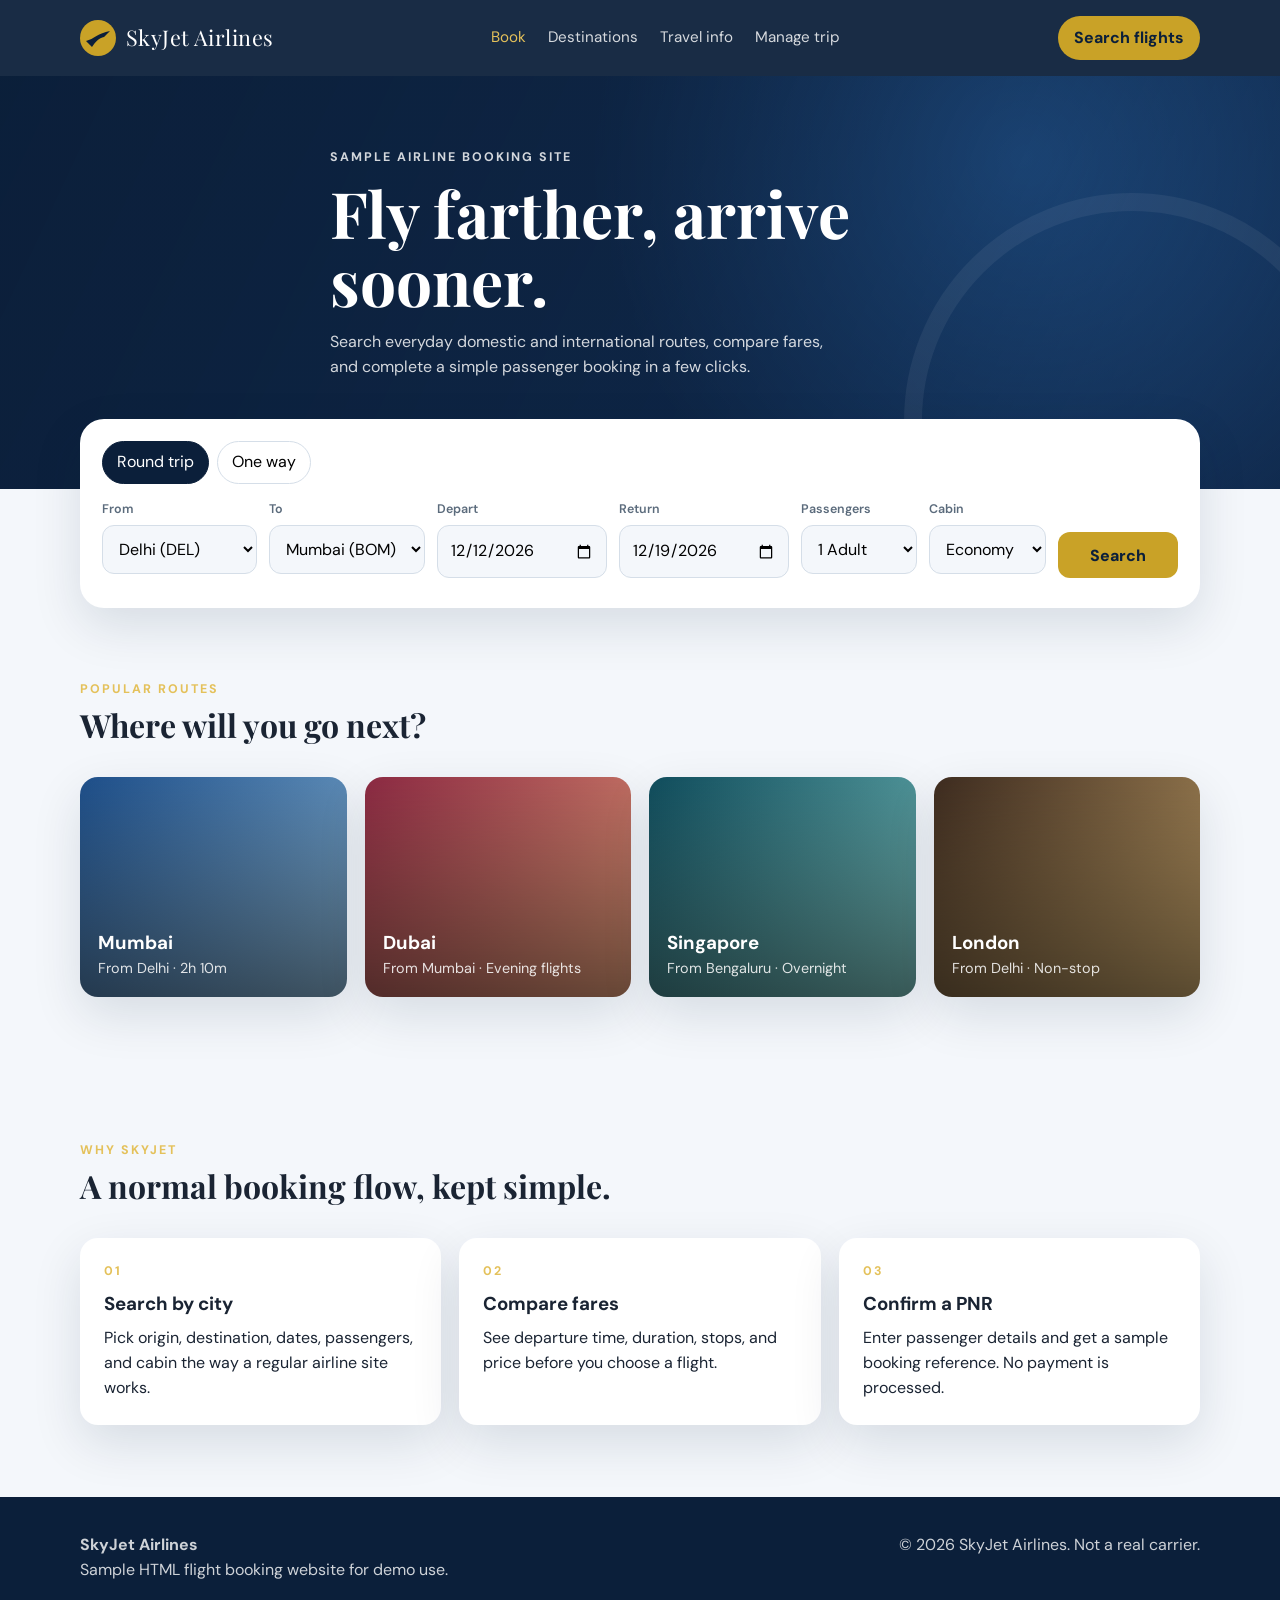
<file: index.html>
<!DOCTYPE html>
<html lang="en">
<head>
  <meta charset="UTF-8">
  <meta name="viewport" content="width=device-width, initial-scale=1.0">
  <title>SkyJet Airlines | Book Flights</title>
  <script src="https://assets.adobedtm.com/a539bf324e10/fddb0c00918c/launch-22316505d5bb.min.js" async></script>
  <link rel="preconnect" href="https://fonts.googleapis.com">
  <link rel="preconnect" href="https://fonts.gstatic.com" crossorigin>
  <link href="https://fonts.googleapis.com/css2?family=DM+Sans:wght@400;600;800&family=Playfair+Display:wght@600;700&display=swap" rel="stylesheet">
  <link rel="stylesheet" href="css/style.css">
</head>
<body data-page="home">
  <header class="site-header">
    <div class="container header-inner">
      <a class="logo" href="index.html">
        <svg class="logo-mark" viewBox="0 0 36 36" fill="none" aria-hidden="true">
          <circle cx="18" cy="18" r="18" fill="#c9a227"/>
          <path d="M6 21c8-2 12-8 24-10l-6 6c-5 1-9 5-12 10l-6-6z" fill="#0b1f3a"/>
        </svg>
        SkyJet Airlines
      </a>
      <nav class="nav">
        <a class="active" href="index.html">Book</a>
        <a href="#destinations">Destinations</a>
        <a href="#perks">Travel info</a>
        <a href="flights.html">Manage trip</a>
      </nav>
      <a class="header-cta" href="#search">Search flights</a>
    </div>
  </header>

  <section class="hero">
    <div class="container hero-copy">
      <p class="eyebrow">Sample airline booking site</p>
      <h1>Fly farther, arrive sooner.</h1>
      <p>Search everyday domestic and international routes, compare fares, and complete a simple passenger booking in a few clicks.</p>
    </div>
  </section>

  <div class="container">
    <form class="search-card" id="searchForm">
      <div class="trip-toggle">
        <button type="button" class="chip active" data-trip="round">Round trip</button>
        <button type="button" class="chip" data-trip="oneway">One way</button>
      </div>
      <div class="search-grid">
        <div class="field">
          <label for="fromAirport">From</label>
          <select id="fromAirport" data-airports required></select>
        </div>
        <div class="field">
          <label for="toAirport">To</label>
          <select id="toAirport" data-airports required></select>
        </div>
        <div class="field">
          <label for="departDate">Depart</label>
          <input id="departDate" type="date" required>
        </div>
        <div class="field" id="returnField">
          <label for="returnDate">Return</label>
          <input id="returnDate" type="date">
        </div>
        <div class="field">
          <label for="passengers">Passengers</label>
          <select id="passengers">
            <option value="1">1 Adult</option>
            <option value="2">2 Adults</option>
            <option value="3">3 Adults</option>
            <option value="4">4 Adults</option>
          </select>
        </div>
        <div class="field">
          <label for="cabin">Cabin</label>
          <select id="cabin">
            <option>Economy</option>
            <option>Business</option>
          </select>
        </div>
        <button class="search-btn" type="submit">Search</button>
      </div>
      <p class="notice" id="searchNotice"></p>
    </form>
  </div>

  <section class="section" id="destinations">
    <div class="container">
      <div class="section-head">
        <div>
          <p class="eyebrow">Popular routes</p>
          <h2 class="section-title">Where will you go next?</h2>
        </div>
      </div>
      <div class="destinations">
        <article class="destination-card d1" data-route="DEL-BOM">
          <h3>Mumbai</h3>
          <span>From Delhi · 2h 10m</span>
        </article>
        <article class="destination-card d2" data-route="BOM-DXB">
          <h3>Dubai</h3>
          <span>From Mumbai · Evening flights</span>
        </article>
        <article class="destination-card d3" data-route="BLR-SIN">
          <h3>Singapore</h3>
          <span>From Bengaluru · Overnight</span>
        </article>
        <article class="destination-card d4" data-route="DEL-LHR">
          <h3>London</h3>
          <span>From Delhi · Non-stop</span>
        </article>
      </div>
    </div>
  </section>

  <section class="section" id="perks">
    <div class="container">
      <div class="section-head">
        <div>
          <p class="eyebrow">Why SkyJet</p>
          <h2 class="section-title">A normal booking flow, kept simple.</h2>
        </div>
      </div>
      <div class="perks">
        <article class="perk">
          <p class="eyebrow">01</p>
          <h3>Search by city</h3>
          <p>Pick origin, destination, dates, passengers, and cabin the way a regular airline site works.</p>
        </article>
        <article class="perk">
          <p class="eyebrow">02</p>
          <h3>Compare fares</h3>
          <p>See departure time, duration, stops, and price before you choose a flight.</p>
        </article>
        <article class="perk">
          <p class="eyebrow">03</p>
          <h3>Confirm a PNR</h3>
          <p>Enter passenger details and get a sample booking reference. No payment is processed.</p>
        </article>
      </div>
    </div>
  </section>

  <footer class="site-footer">
    <div class="container footer-inner">
      <div>
        <strong>SkyJet Airlines</strong>
        <p>Sample HTML flight booking website for demo use.</p>
      </div>
      <p>© 2026 SkyJet Airlines. Not a real carrier.</p>
    </div>
  </footer>
  <script src="js/app.js"></script>
</body>
</html>
</file>
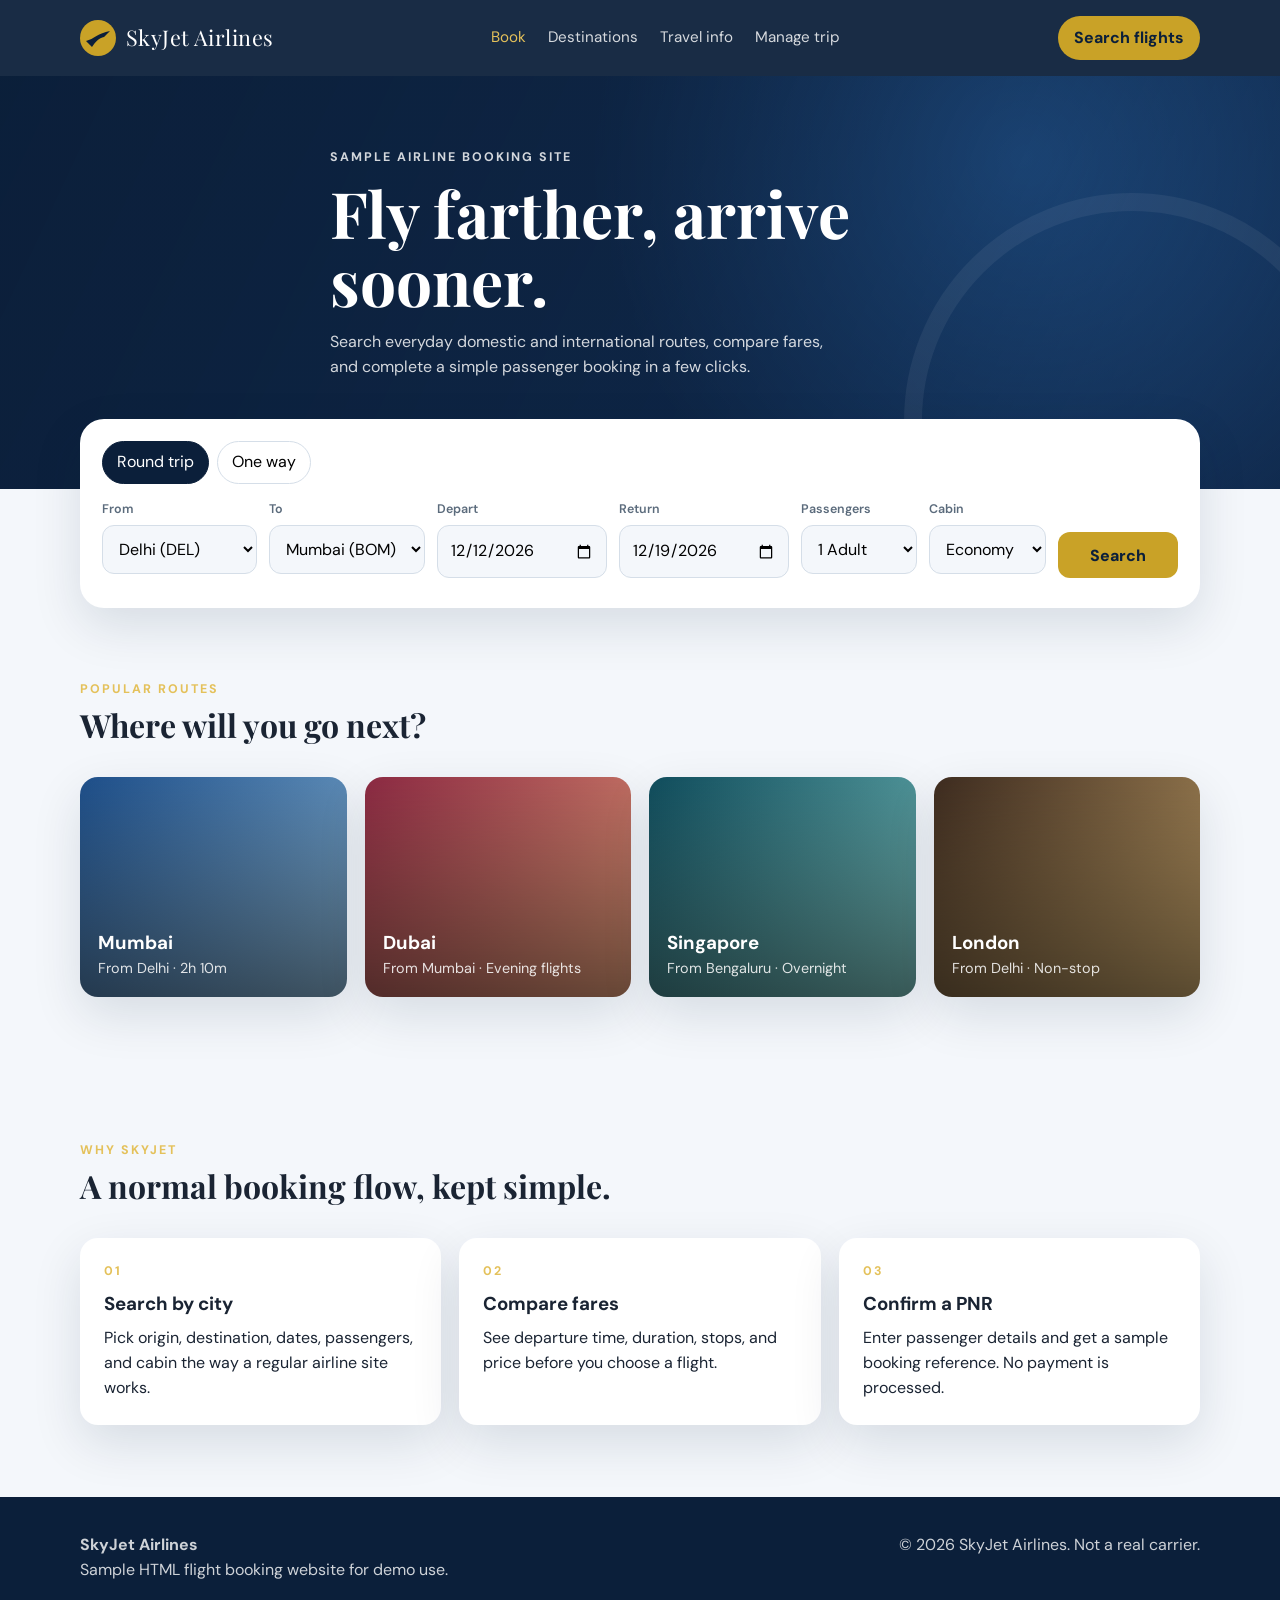
<file: booking.html>
<!DOCTYPE html>
<html lang="en">
<head>
  <meta charset="UTF-8">
  <meta name="viewport" content="width=device-width, initial-scale=1.0">
  <title>Passenger Details | SkyJet Airlines</title>
  <script src="https://assets.adobedtm.com/a539bf324e10/fddb0c00918c/launch-22316505d5bb.min.js" async></script>
  <link rel="preconnect" href="https://fonts.googleapis.com">
  <link rel="preconnect" href="https://fonts.gstatic.com" crossorigin>
  <link href="https://fonts.googleapis.com/css2?family=DM+Sans:wght@400;600;800&family=Playfair+Display:wght@600;700&display=swap" rel="stylesheet">
  <link rel="stylesheet" href="css/style.css">
</head>
<body data-page="booking">
  <header class="site-header">
    <div class="container header-inner">
      <a class="logo" href="index.html">
        <svg class="logo-mark" viewBox="0 0 36 36" fill="none" aria-hidden="true">
          <circle cx="18" cy="18" r="18" fill="#c9a227"/>
          <path d="M6 21c8-2 12-8 24-10l-6 6c-5 1-9 5-12 10l-6-6z" fill="#0b1f3a"/>
        </svg>
        SkyJet Airlines
      </a>
      <nav class="nav">
        <a href="index.html">Book</a>
        <a href="flights.html">Flights</a>
        <a class="active" href="booking.html">Checkout</a>
      </nav>
      <a class="header-cta" href="flights.html">Back to flights</a>
    </div>
  </header>

  <section class="page-hero">
    <div class="container">
      <p class="eyebrow">Checkout</p>
      <h1>Passenger details</h1>
      <p>Enter traveller information to generate a sample booking reference.</p>
    </div>
  </section>

  <div class="container booking-grid">
    <form class="form-card panel" id="bookingForm">
      <h2 class="card-title">Lead passenger</h2>
      <div class="form-row">
        <div class="field">
          <label for="firstName">First name</label>
          <input id="firstName" required placeholder="Aarav">
        </div>
        <div class="field">
          <label for="lastName">Last name</label>
          <input id="lastName" required placeholder="Mehta">
        </div>
      </div>
      <div class="form-row">
        <div class="field">
          <label for="email">Email</label>
          <input id="email" type="email" required placeholder="you@email.com">
        </div>
        <div class="field">
          <label for="phone">Mobile</label>
          <input id="phone" type="tel" required placeholder="9876543210">
        </div>
      </div>
      <div class="form-row full">
        <label class="agree">
          <input type="checkbox" required>
          I agree this is a demo booking and no real ticket will be issued.
        </label>
      </div>
      <button class="primary-btn" type="submit">Confirm booking</button>
    </form>
    <aside class="summary-card" id="bookingSummary"></aside>
  </div>

  <footer class="site-footer">
    <div class="container footer-inner">
      <div>
        <strong>SkyJet Airlines</strong>
        <p>Sample HTML flight booking website for demo use.</p>
      </div>
      <p>© 2026 SkyJet Airlines. Not a real carrier.</p>
    </div>
  </footer>
  <script src="js/app.js"></script>
</body>
</html>
</file>
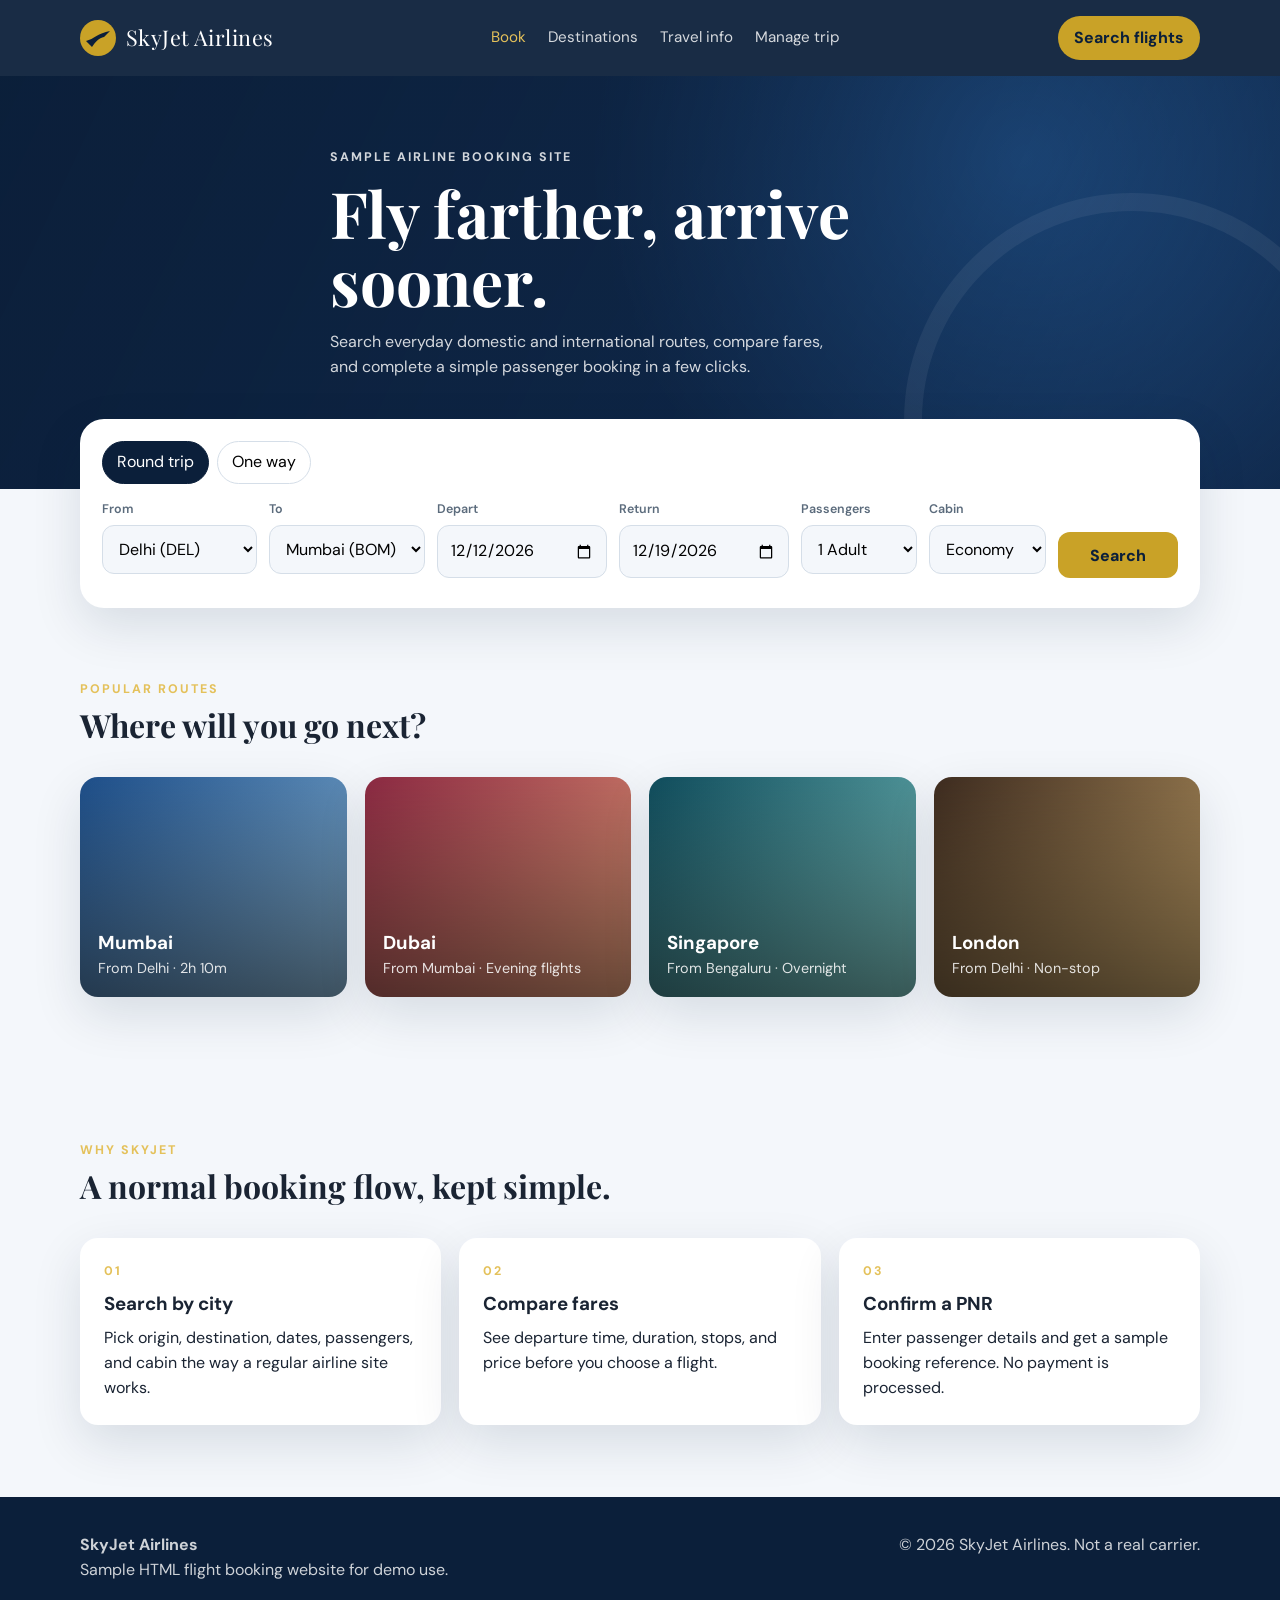
<file: confirmation.html>
<!DOCTYPE html>
<html lang="en">
<head>
  <meta charset="UTF-8">
  <meta name="viewport" content="width=device-width, initial-scale=1.0">
  <title>Booking Confirmed | SkyJet Airlines</title>
  <script src="https://assets.adobedtm.com/a539bf324e10/fddb0c00918c/launch-22316505d5bb.min.js" async></script>
  <link rel="preconnect" href="https://fonts.googleapis.com">
  <link rel="preconnect" href="https://fonts.gstatic.com" crossorigin>
  <link href="https://fonts.googleapis.com/css2?family=DM+Sans:wght@400;600;800&family=Playfair+Display:wght@600;700&display=swap" rel="stylesheet">
  <link rel="stylesheet" href="css/style.css">
</head>
<body data-page="confirmation">
  <header class="site-header">
    <div class="container header-inner">
      <a class="logo" href="index.html">
        <svg class="logo-mark" viewBox="0 0 36 36" fill="none" aria-hidden="true">
          <circle cx="18" cy="18" r="18" fill="#c9a227"/>
          <path d="M6 21c8-2 12-8 24-10l-6 6c-5 1-9 5-12 10l-6-6z" fill="#0b1f3a"/>
        </svg>
        SkyJet Airlines
      </a>
      <nav class="nav">
        <a href="index.html">Book</a>
        <a href="flights.html">Flights</a>
        <a class="active" href="confirmation.html">Confirmation</a>
      </nav>
      <a class="header-cta" href="index.html">Book another</a>
    </div>
  </header>

  <div class="container">
    <section class="confirm-wrap">
      <p class="eyebrow">You're all set</p>
      <h1 class="confirm-title">Booking confirmed</h1>
      <div class="confirm-code" id="pnr">------</div>
      <div id="confirmDetails"></div>
      <p>Keep this PNR for your records. This sample site does not issue a real ticket.</p>
      <p style="margin-top: 22px;">
        <a class="primary-btn" href="index.html">Back to home</a>
      </p>
    </section>
  </div>

  <footer class="site-footer">
    <div class="container footer-inner">
      <div>
        <strong>SkyJet Airlines</strong>
        <p>Sample HTML flight booking website for demo use.</p>
      </div>
      <p>© 2026 SkyJet Airlines. Not a real carrier.</p>
    </div>
  </footer>
  <script src="js/app.js"></script>
</body>
</html>
</file>
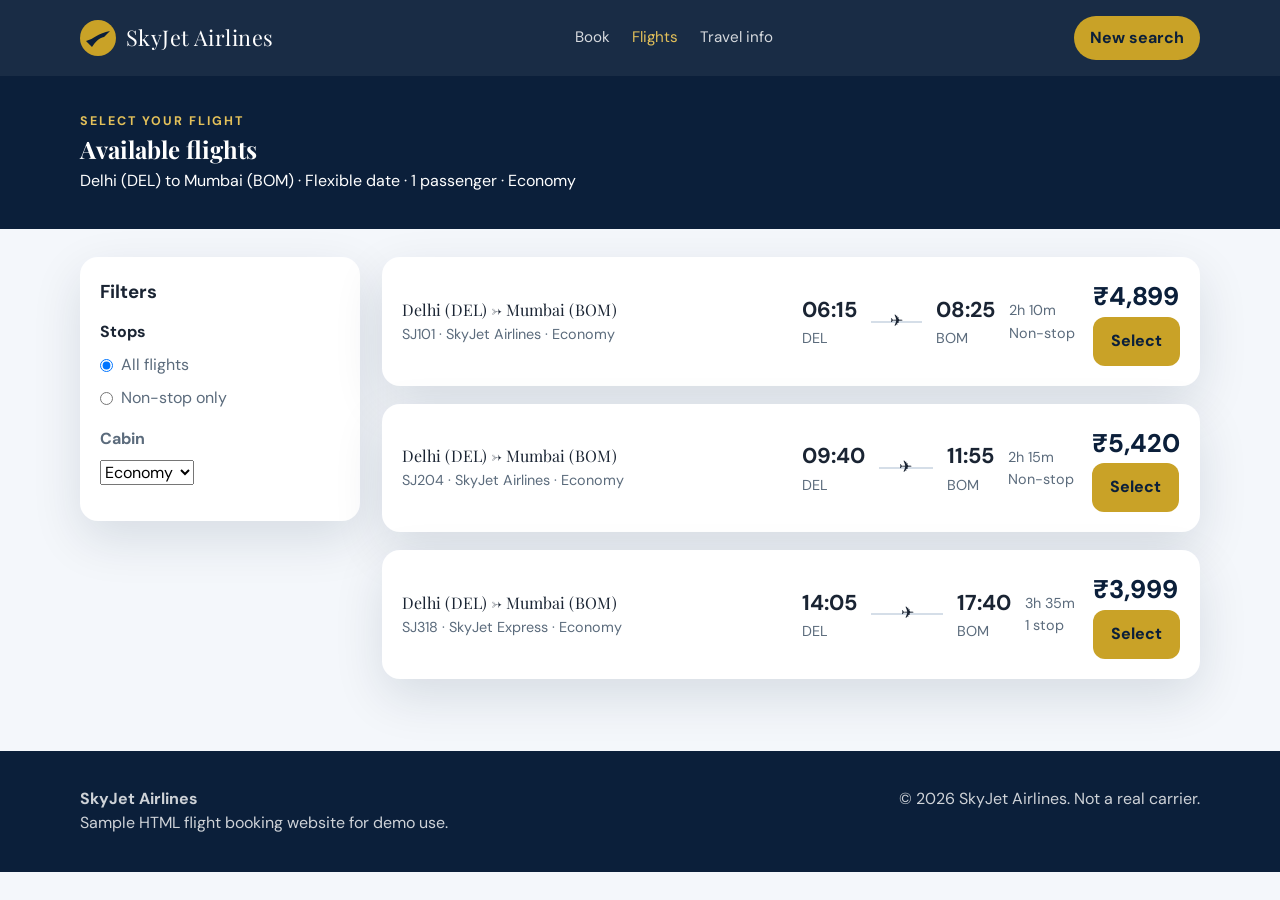
<file: flights.html>
<!DOCTYPE html>
<html lang="en">
<head>
  <meta charset="UTF-8">
  <meta name="viewport" content="width=device-width, initial-scale=1.0">
  <title>Available Flights | SkyJet Airlines</title>
  <script src="https://assets.adobedtm.com/a539bf324e10/fddb0c00918c/launch-22316505d5bb.min.js" async></script>
  <link rel="preconnect" href="https://fonts.googleapis.com">
  <link rel="preconnect" href="https://fonts.gstatic.com" crossorigin>
  <link href="https://fonts.googleapis.com/css2?family=DM+Sans:wght@400;600;800&family=Playfair+Display:wght@600;700&display=swap" rel="stylesheet">
  <link rel="stylesheet" href="css/style.css">
</head>
<body data-page="flights">
  <header class="site-header">
    <div class="container header-inner">
      <a class="logo" href="index.html">
        <svg class="logo-mark" viewBox="0 0 36 36" fill="none" aria-hidden="true">
          <circle cx="18" cy="18" r="18" fill="#c9a227"/>
          <path d="M6 21c8-2 12-8 24-10l-6 6c-5 1-9 5-12 10l-6-6z" fill="#0b1f3a"/>
        </svg>
        SkyJet Airlines
      </a>
      <nav class="nav">
        <a href="index.html">Book</a>
        <a class="active" href="flights.html">Flights</a>
        <a href="index.html#perks">Travel info</a>
      </nav>
      <a class="header-cta" href="index.html">New search</a>
    </div>
  </header>

  <section class="page-hero">
    <div class="container">
      <p class="eyebrow">Select your flight</p>
      <h1>Available flights</h1>
      <p id="searchSummary">Loading your search…</p>
    </div>
  </section>

  <div class="container layout">
    <aside class="panel">
      <h3>Filters</h3>
      <div class="filter-group">
        <strong>Stops</strong>
        <label><input type="radio" name="stops" value="all" checked> All flights</label>
        <label><input type="radio" name="stops" value="nonstop"> Non-stop only</label>
      </div>
      <div class="filter-group">
        <label for="cabinFilter"><strong>Cabin</strong></label>
        <select id="cabinFilter">
          <option value="all">All cabins</option>
          <option value="Economy">Economy</option>
          <option value="Business">Business</option>
        </select>
      </div>
    </aside>
    <section class="flights-list" id="flightsList"></section>
  </div>

  <footer class="site-footer">
    <div class="container footer-inner">
      <div>
        <strong>SkyJet Airlines</strong>
        <p>Sample HTML flight booking website for demo use.</p>
      </div>
      <p>© 2026 SkyJet Airlines. Not a real carrier.</p>
    </div>
  </footer>
  <script src="js/app.js"></script>
</body>
</html>
</file>
<file: css/style.css>
:root {
  --navy: #0b1f3a;
  --navy-mid: #14325c;
  --navy-soft: #1c4374;
  --gold: #c9a227;
  --gold-bright: #e4c15a;
  --sky: #e8f1f8;
  --mist: #f4f7fb;
  --ink: #1a2433;
  --muted: #5b6b7c;
  --line: #d5dee8;
  --white: #ffffff;
  --success: #1f7a4d;
  --danger: #b42318;
  --shadow: 0 18px 50px rgba(11, 31, 58, 0.12);
  --radius: 18px;
}

* {
  box-sizing: border-box;
  margin: 0;
  padding: 0;
}

html {
  scroll-behavior: smooth;
}

body {
  font-family: "DM Sans", sans-serif;
  color: var(--ink);
  background: var(--mist);
  line-height: 1.55;
}

img {
  max-width: 100%;
}

a {
  color: inherit;
  text-decoration: none;
}

button,
input,
select {
  font: inherit;
}

.container {
  width: min(1120px, calc(100% - 32px));
  margin: 0 auto;
}

.site-header {
  position: sticky;
  top: 0;
  z-index: 20;
  background: rgba(11, 31, 58, 0.94);
  backdrop-filter: blur(12px);
  color: var(--white);
}

.header-inner {
  display: flex;
  align-items: center;
  justify-content: space-between;
  min-height: 76px;
  gap: 24px;
}

.logo {
  display: flex;
  align-items: center;
  gap: 10px;
  font-family: "Playfair Display", serif;
  font-size: 1.35rem;
  letter-spacing: 0.02em;
}

.logo-mark {
  width: 36px;
  height: 36px;
}

.nav {
  display: flex;
  gap: 22px;
  font-size: 0.95rem;
}

.nav a {
  opacity: 0.82;
}

.nav a:hover,
.nav a.active {
  opacity: 1;
  color: var(--gold-bright);
}

.header-cta {
  background: var(--gold);
  color: var(--navy);
  border: 0;
  border-radius: 999px;
  padding: 10px 16px;
  font-weight: 700;
}

.hero {
  background:
    linear-gradient(115deg, rgba(11, 31, 58, 0.88), rgba(20, 50, 92, 0.55)),
    radial-gradient(circle at 80% 20%, #2b6cb0, transparent 40%),
    #0b1f3a;
  color: var(--white);
  padding: 72px 0 110px;
  position: relative;
  overflow: hidden;
}

.hero::after {
  content: "";
  position: absolute;
  width: 420px;
  height: 420px;
  right: -80px;
  bottom: -160px;
  border: 18px solid rgba(255, 255, 255, 0.06);
  border-radius: 50%;
}

.hero-copy {
  max-width: 620px;
}

.eyebrow {
  color: var(--gold-bright);
  text-transform: uppercase;
  letter-spacing: 0.16em;
  font-size: 0.78rem;
  font-weight: 700;
}

.hero h1,
.page-hero h1,
.section-title,
.card-title,
.flight-route,
.confirm-title {
  font-family: "Playfair Display", serif;
}

.hero h1 {
  font-size: clamp(2.4rem, 5vw, 4.2rem);
  line-height: 1.05;
  margin: 12px 0 16px;
}

.hero p {
  max-width: 520px;
  color: rgba(255, 255, 255, 0.82);
}

.search-card {
  margin-top: -70px;
  background: var(--white);
  border-radius: 24px;
  box-shadow: var(--shadow);
  padding: 22px;
  position: relative;
  z-index: 2;
}

.trip-toggle {
  display: flex;
  gap: 8px;
  margin-bottom: 16px;
}

.chip {
  border: 1px solid var(--line);
  background: var(--white);
  border-radius: 999px;
  padding: 8px 14px;
  cursor: pointer;
}

.chip.active {
  background: var(--navy);
  color: var(--white);
  border-color: var(--navy);
}

.search-grid {
  display: grid;
  grid-template-columns: 1.2fr 1.2fr 1fr 1fr 0.9fr 0.9fr auto;
  gap: 12px;
}

.search-card.one-way .search-grid {
  grid-template-columns: 1.2fr 1.2fr 1fr 0.9fr 0.9fr auto;
}

.field label {
  display: block;
  font-size: 0.78rem;
  color: var(--muted);
  margin-bottom: 6px;
  font-weight: 600;
}

.field input,
.field select {
  width: 100%;
  border: 1px solid var(--line);
  border-radius: 12px;
  padding: 12px 12px;
  background: var(--mist);
}

.search-btn,
.primary-btn,
.ghost-btn {
  border: 0;
  border-radius: 12px;
  cursor: pointer;
}

.search-btn,
.primary-btn {
  background: var(--gold);
  color: var(--navy);
  font-weight: 800;
  padding: 12px 18px;
}

.search-btn {
  align-self: end;
  height: 46px;
  min-width: 120px;
}

.section {
  padding: 72px 0;
}

.section-head {
  display: flex;
  justify-content: space-between;
  align-items: end;
  gap: 16px;
  margin-bottom: 28px;
}

.section-title {
  font-size: 2rem;
}

.destinations,
.perks,
.flights-list {
  display: grid;
  gap: 18px;
}

.destinations {
  grid-template-columns: repeat(4, 1fr);
}

.destination-card {
  min-height: 220px;
  border-radius: var(--radius);
  padding: 18px;
  color: var(--white);
  display: flex;
  flex-direction: column;
  justify-content: end;
  box-shadow: var(--shadow);
  cursor: pointer;
}

.destination-card span {
  opacity: 0.85;
  font-size: 0.9rem;
}

.d1 { background: linear-gradient(180deg, transparent, rgba(0,0,0,.55)), linear-gradient(135deg, #1d4e89, #8bb8d8); }
.d2 { background: linear-gradient(180deg, transparent, rgba(0,0,0,.55)), linear-gradient(135deg, #8b2942, #e7a07a); }
.d3 { background: linear-gradient(180deg, transparent, rgba(0,0,0,.55)), linear-gradient(135deg, #0f4c5c, #7ec8c4); }
.d4 { background: linear-gradient(180deg, transparent, rgba(0,0,0,.55)), linear-gradient(135deg, #3d2b1f, #c9a66b); }

.perks {
  grid-template-columns: repeat(3, 1fr);
}

.perk,
.panel,
.flight-card,
.summary-card {
  background: var(--white);
  border-radius: var(--radius);
  box-shadow: var(--shadow);
}

.perk {
  padding: 24px;
}

.perk h3 {
  margin: 8px 0;
}

.page-hero {
  background: var(--navy);
  color: var(--white);
  padding: 36px 0;
}

.layout {
  display: grid;
  grid-template-columns: 280px 1fr;
  gap: 22px;
  padding: 28px 0 72px;
}

.panel {
  padding: 20px;
  height: fit-content;
}

.panel h3 {
  margin-bottom: 14px;
}

.filter-group {
  margin-bottom: 16px;
}

.filter-group label {
  display: flex;
  align-items: center;
  gap: 8px;
  margin: 8px 0;
  color: var(--muted);
}

.flight-card {
  padding: 20px;
  display: grid;
  grid-template-columns: 1.4fr 1fr auto;
  gap: 18px;
  align-items: center;
}

.airline-meta {
  color: var(--muted);
  font-size: 0.9rem;
}

.times {
  display: flex;
  align-items: center;
  gap: 14px;
}

.time {
  font-size: 1.35rem;
  font-weight: 700;
}

.route-line {
  flex: 1;
  height: 2px;
  background: var(--line);
  position: relative;
}

.route-line::after {
  content: "✈";
  position: absolute;
  left: 50%;
  top: -12px;
  transform: translateX(-50%);
}

.price {
  font-size: 1.6rem;
  font-weight: 800;
  color: var(--navy);
}

.booking-grid {
  display: grid;
  grid-template-columns: 1fr 340px;
  gap: 22px;
  padding: 28px 0 72px;
}

.form-card,
.summary-card {
  padding: 24px;
}

.form-row {
  display: grid;
  grid-template-columns: 1fr 1fr;
  gap: 12px;
  margin-bottom: 12px;
}

.form-row.full {
  grid-template-columns: 1fr;
}

.agree {
  display: flex;
  align-items: flex-start;
  gap: 10px;
  color: var(--muted);
  font-size: 0.92rem;
}

.agree input {
  margin-top: 4px;
}

.summary-row {
  display: flex;
  justify-content: space-between;
  margin: 10px 0;
  color: var(--muted);
}

.summary-total {
  border-top: 1px solid var(--line);
  padding-top: 12px;
  margin-top: 12px;
  font-weight: 800;
  color: var(--ink);
}

.confirm-wrap {
  max-width: 720px;
  margin: 48px auto 80px;
  background: var(--white);
  border-radius: 24px;
  box-shadow: var(--shadow);
  padding: 40px;
  text-align: center;
}

.confirm-code {
  display: inline-block;
  margin: 18px 0 8px;
  background: var(--sky);
  color: var(--navy);
  font-weight: 800;
  letter-spacing: 0.12em;
  padding: 10px 16px;
  border-radius: 999px;
}

.site-footer {
  background: var(--navy);
  color: rgba(255,255,255,0.8);
  padding: 36px 0;
}

.footer-inner {
  display: flex;
  justify-content: space-between;
  gap: 20px;
}

.notice {
  color: var(--danger);
  font-size: 0.9rem;
  margin-top: 8px;
}

@media (max-width: 980px) {
  .nav,
  .header-cta {
    display: none;
  }

  .search-grid,
  .destinations,
  .perks,
  .layout,
  .booking-grid,
  .flight-card,
  .form-row,
  .footer-inner {
    grid-template-columns: 1fr;
    display: grid;
  }

  .search-btn {
    width: 100%;
  }
}
</file>
